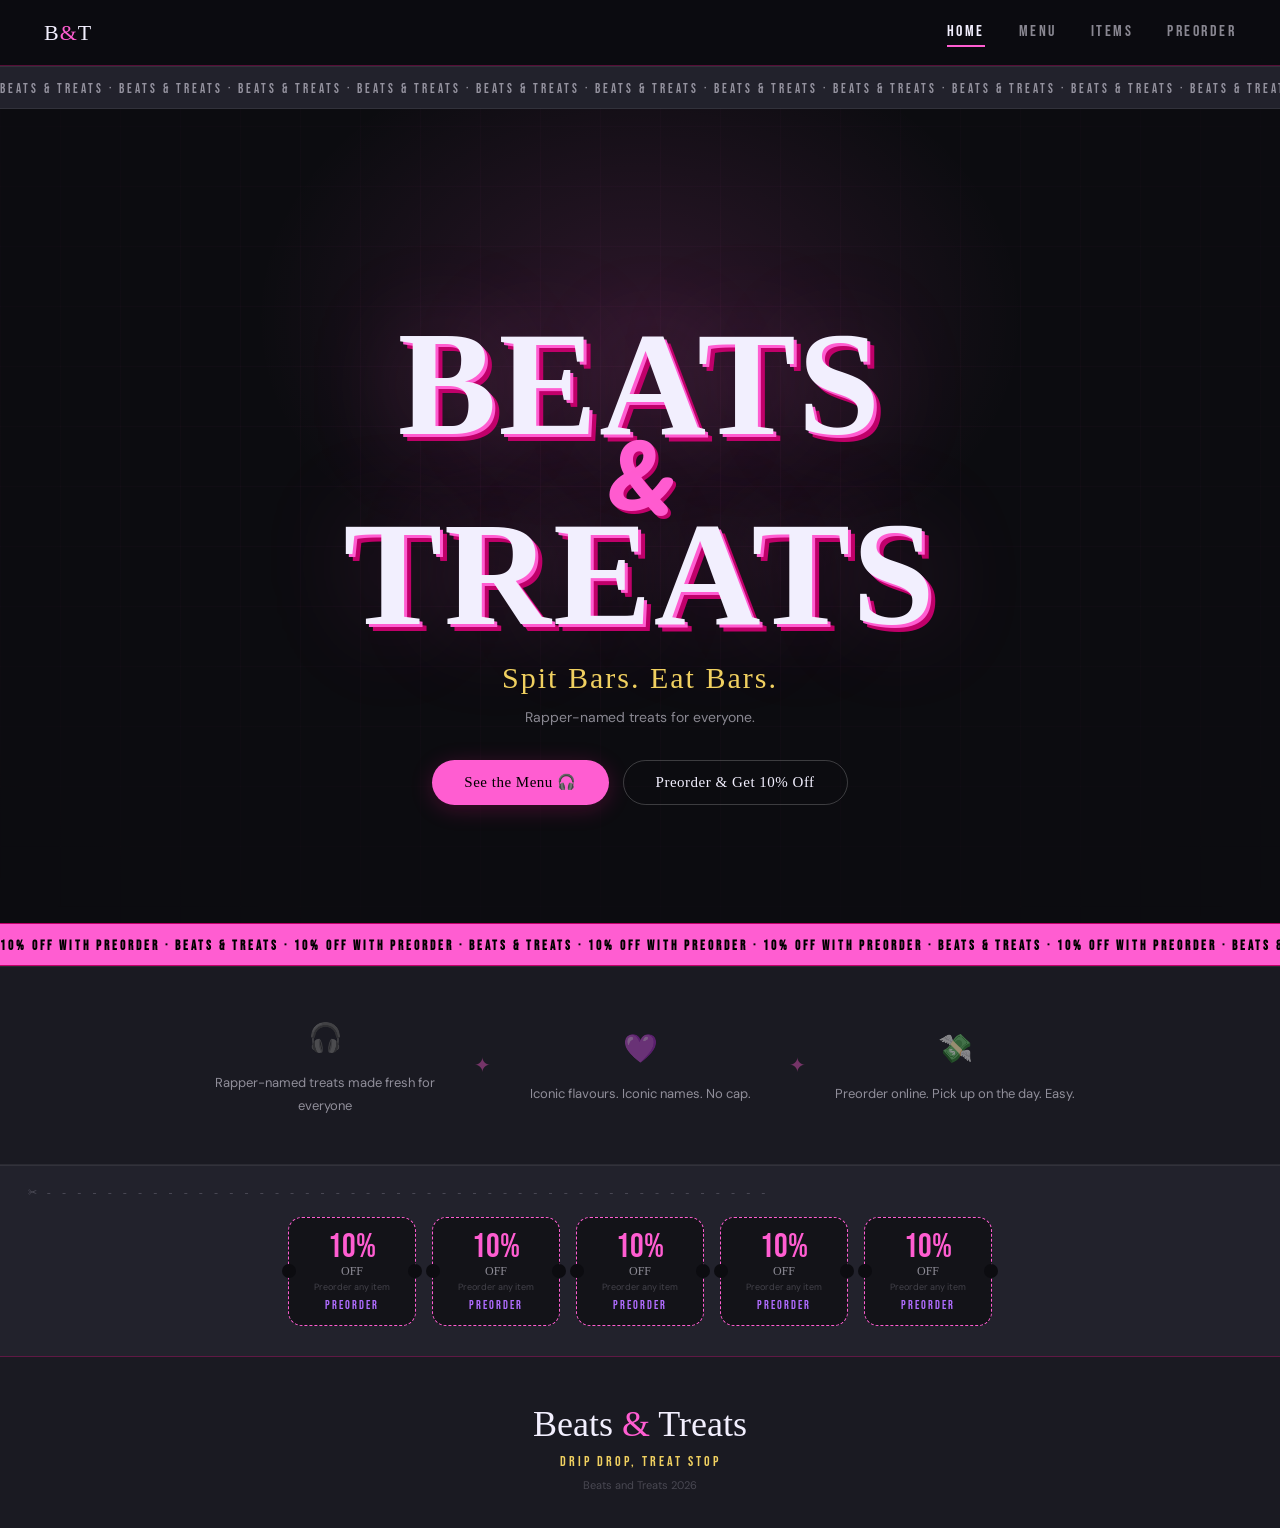
<file: index.html>
<!DOCTYPE html>
<html lang="en">
<head>
<meta charset="UTF-8">
<meta name="viewport" content="width=device-width, initial-scale=1.0">
<title>Beats & Treats</title>
<link rel="preconnect" href="https://fonts.googleapis.com">
<link href="https://fonts.googleapis.com/css2?family=Permanent+Marker&family=Bebas+Neue&family=Pacifico&family=DM+Sans:wght@400;500;600&display=swap" rel="stylesheet">
<link rel="stylesheet" href="style.css">
</head>
<body>

<nav class="nav">
  <a href="index.html" class="nav-logo">
    <!-- TEXT LOGO — edit the text here to change it -->
    <!-- To use an image logo instead, replace this div with:
         <img src="images/logo.png" class="nav-logo-img" alt="Beats & Treats"> -->
    <div class="nav-logo-text">B<span>&amp;</span>T</div>
  </a>
  <div class="nav-links">
    <a href="index.html" class="nav-link active">Home</a>
    <a href="products.html" class="nav-link">Menu</a>
    <a href="items.html" class="nav-link">Items</a>
    <a href="preorder.html" class="nav-link">Preorder</a>
  </div>
</nav>

<section class="hero">
  <div class="tape tape--top" style="position:absolute;top:0;left:0;right:0;">
    <div class="tape-inner">BEATS &amp; TREATS · BEATS &amp; TREATS · BEATS &amp; TREATS · BEATS &amp; TREATS · BEATS &amp; TREATS · BEATS &amp; TREATS ·&nbsp;</div>
  </div>

  <div class="hero-center">
    <h1 class="hero-title">BEATS<span class="hero-amp">&amp;</span>TREATS</h1>
    <p class="slogan">Spit Bars. Eat Bars.</p>
    <p class="hero-sub">Rapper-named treats for everyone.</p>
    <div class="hero-btns">
      <a href="products.html" class="btn btn--pink">See the Menu 🎧</a>
      <a href="preorder.html" class="btn btn--ghost">Preorder &amp; Get 10% Off</a>
    </div>
  </div>

  <div class="tape tape--pink" style="position:absolute;bottom:0;left:0;right:0;">
    <div class="tape-inner">10% OFF WITH PREORDER · BEATS &amp; TREATS · 10% OFF WITH PREORDER · BEATS &amp; TREATS · 10% OFF WITH PREORDER ·&nbsp;</div>
  </div>
</section>

<section class="about-strip">
  <div class="about-inner">
    <div class="about-card">
      <span class="about-icon">🎧</span>
      <p>Rapper-named treats made fresh for everyone</p>
    </div>
    <div class="about-divider">✦</div>
    <div class="about-card">
      <span class="about-icon">💜</span>
      <p>Iconic flavours. Iconic names. No cap.</p>
    </div>
    <div class="about-divider">✦</div>
    <div class="about-card">
      <span class="about-icon">💸</span>
      <p>Preorder online. Pick up on the day. Easy.</p>
    </div>
  </div>
</section>

<div class="coupon-row">
  <div class="coupon-scissors">✂ - - - - - - - - - - - - - - - - - - - - - - - - - - - - - - - - - - - - - - - - - - - - - - - -</div>
  <div class="coupons">
    <div class="coupon"><span class="c-big">10%</span><span class="c-off">OFF</span><span class="c-label">Preorder any item</span><span class="c-code">PREORDER</span></div>
    <div class="coupon"><span class="c-big">10%</span><span class="c-off">OFF</span><span class="c-label">Preorder any item</span><span class="c-code">PREORDER</span></div>
    <div class="coupon"><span class="c-big">10%</span><span class="c-off">OFF</span><span class="c-label">Preorder any item</span><span class="c-code">PREORDER</span></div>
    <div class="coupon"><span class="c-big">10%</span><span class="c-off">OFF</span><span class="c-label">Preorder any item</span><span class="c-code">PREORDER</span></div>
    <div class="coupon"><span class="c-big">10%</span><span class="c-off">OFF</span><span class="c-label">Preorder any item</span><span class="c-code">PREORDER</span></div>
  </div>
</div>

<footer class="footer">
  <p class="footer-logo">Beats <span>&amp;</span> Treats</p>
  <p class="footer-tag">Drip Drop, Treat Stop</p>
  <p class="footer-small">Beats and Treats 2026</p>
</footer>

<script src="script.js"></script>
</body>
</html>
</file>
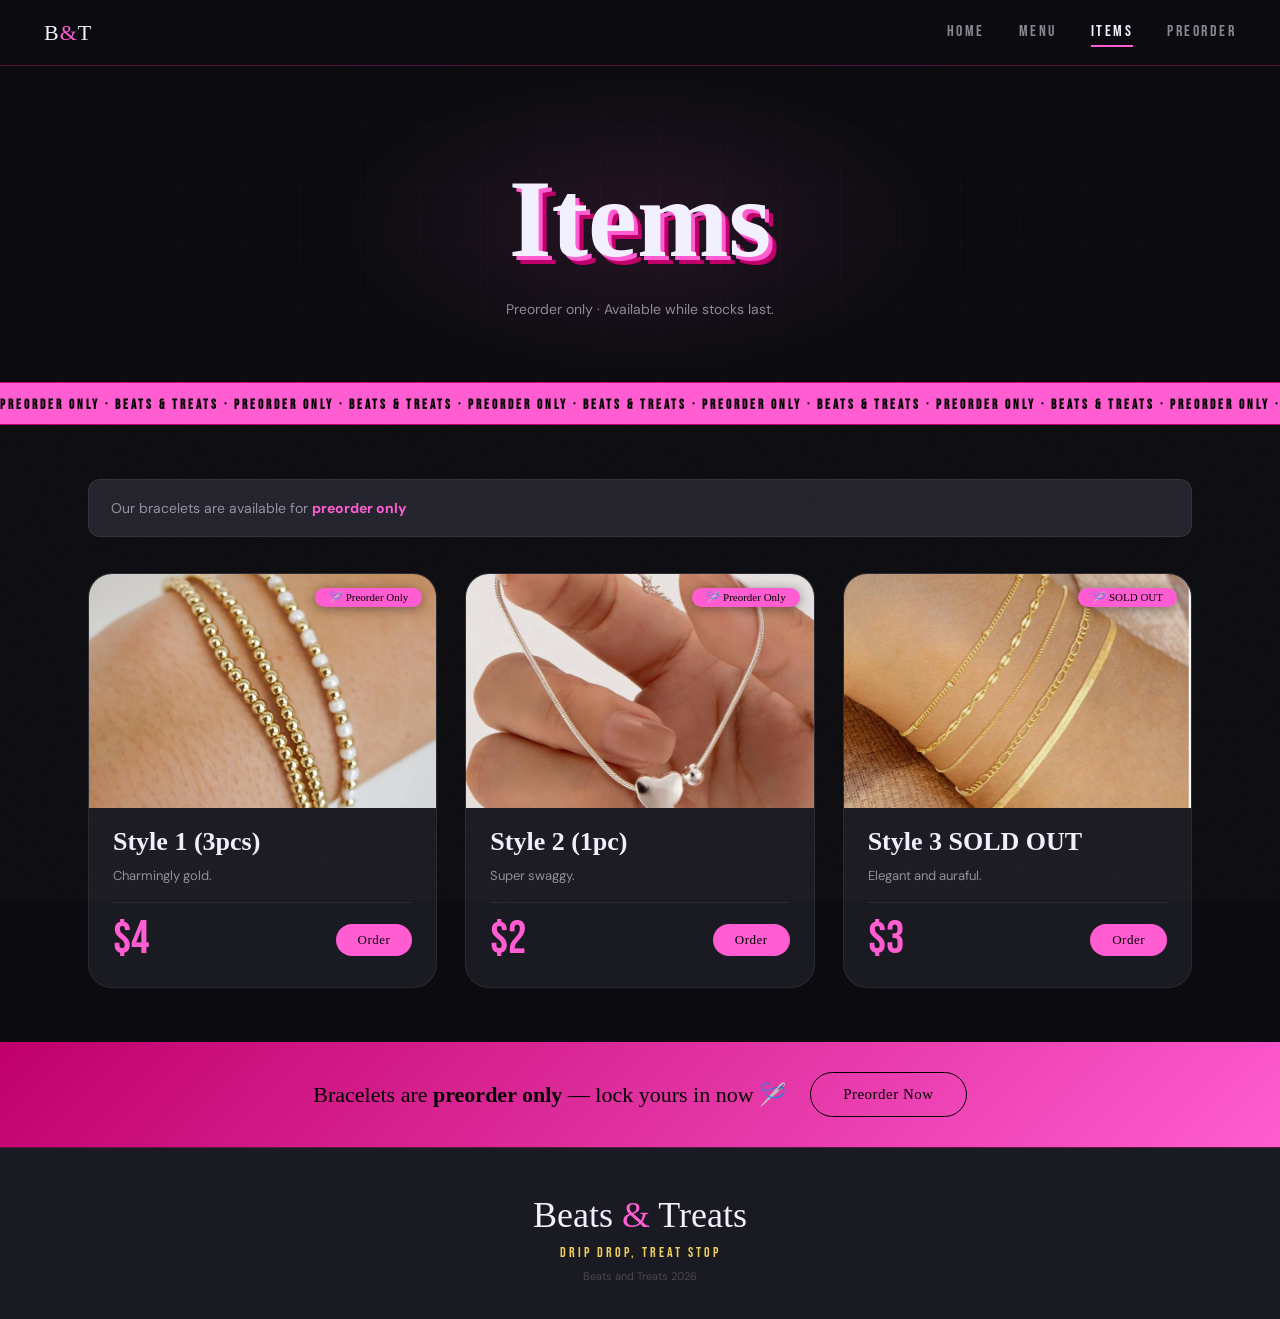
<file: items.html>
<!DOCTYPE html>
<html lang="en">
<head>
<meta charset="UTF-8">
<meta name="viewport" content="width=device-width, initial-scale=1.0">
<title>Items – Beats & Treats</title>
<link rel="preconnect" href="https://fonts.googleapis.com">
<link href="https://fonts.googleapis.com/css2?family=Permanent+Marker&family=Bebas+Neue&family=Pacifico&family=DM+Sans:wght@400;500;600&display=swap" rel="stylesheet">
<link rel="stylesheet" href="style.css">
</head>
<body>

<nav class="nav">
  <a href="index.html" class="nav-logo">
    <div class="nav-logo-text">B<span>&amp;</span>T</div>
  </a>
  <div class="nav-links">
    <a href="index.html" class="nav-link">Home</a>
    <a href="products.html" class="nav-link">Menu</a>
    <a href="items.html" class="nav-link active">Items</a>
    <a href="preorder.html" class="nav-link">Preorder</a>
  </div>
</nav>

<div class="page-hero">
  <h1 class="page-title">Items</h1>
  <p class="page-sub">Preorder only · Available while stocks last.</p>
</div>

<div class="tape tape--pink"><div class="tape-inner">PREORDER ONLY · BEATS &amp; TREATS · PREORDER ONLY · BEATS &amp; TREATS · PREORDER ONLY · BEATS &amp; TREATS ·&nbsp;</div></div>

<section class="products-section">

  <p class="items-intro">Our bracelets are available for <strong>preorder only</strong></p>

  <div class="products-grid">

    <!-- ══ BRACELET 1 ══
         To add your photo: save it as images/bracelet-1.jpg -->
    <div class="product-card">
      <div class="product-img-wrap">
        <!-- SWAP IMAGE: change src to your bracelet photo, e.g. src="images/bracelet-1.jpg" -->
        <img class="product-img" src="images/TripleBeadGoldWhiteGoldBracelet2_d6e60b38-fb2a-46ed-bb06-2e4e6fb1660e_1024x1024.webp" alt="Bracelet Style 1"
             onerror="this.style.background='#1a1a22'; this.style.display='block'; this.removeAttribute('src')">
        <span class="product-badge">🪡 Preorder Only</span>
      </div>
      <div class="product-body">
        <!-- EDIT NAME HERE -->
        <h3 class="product-name">Style 1 (3pcs)</h3>
        <!-- EDIT DESCRIPTION HERE -->
        <p class="product-desc"> Charmingly gold. </p>
        <div class="product-footer">
          <span class="product-price">$4</span>
          <a href="preorder.html" class="btn btn--sm">Order</a>
        </div>
      </div>
    </div>

    <!-- ══ BRACELET 2 ══ -->
    <div class="product-card">
      <div class="product-img-wrap">
        <!-- SWAP IMAGE: src="images/bracelet-2.jpg" -->
        <img class="product-img" src="images/image.png" alt="Bracelet Style 2"
             onerror="this.style.background='#1a1a22'; this.style.display='block'; this.removeAttribute('src')">
        <span class="product-badge">🪡 Preorder Only</span>
      </div>
      <div class="product-body">
        <h3 class="product-name">Style 2 (1pc)</h3>
        <p class="product-desc"> Super swaggy. </p>
        <div class="product-footer">
          <span class="product-price">$2</span>
          <a href="preorder.html" class="btn btn--sm">Order</a>
        </div>
      </div>
    </div>

    <!-- ══ BRACELET 3 ══ -->
    <div class="product-card">
      <div class="product-img-wrap">
        <!-- SWAP IMAGE: src="images/bracelet-3.jpg" -->
        <img class="product-img" src="images/goldbracelet.png" alt="Bracelet Style 3"
             onerror="this.style.background='#1a1a22'; this.style.display='block'; this.removeAttribute('src')">
        <span class="product-badge">🪡 SOLD OUT</span>
      </div>
      <div class="product-body">
        <h3 class="product-name">Style 3 SOLD OUT </h3>
        <p class="product-desc"> Elegant and auraful. </p>
        <div class="product-footer">
          <span class="product-price">$3</span>
          <a href="preorder.html" class="btn btn--sm">Order</a>
        </div>
      </div>
    </div>

  </div>
</section>

<div class="preorder-cta-banner">
  <p>Bracelets are <strong>preorder only</strong> — lock yours in now 🪡</p>
  <a href="preorder.html" class="btn btn--ghost" style="border-color:#000;color:#000;">Preorder Now</a>
</div>

<footer class="footer">
  <p class="footer-logo">Beats <span>&amp;</span> Treats</p>
  <p class="footer-tag">Drip Drop, Treat Stop</p>
  <p class="footer-small">Beats and Treats 2026</p>
</footer>

<script src="script.js"></script>
</body>
</html>
</file>
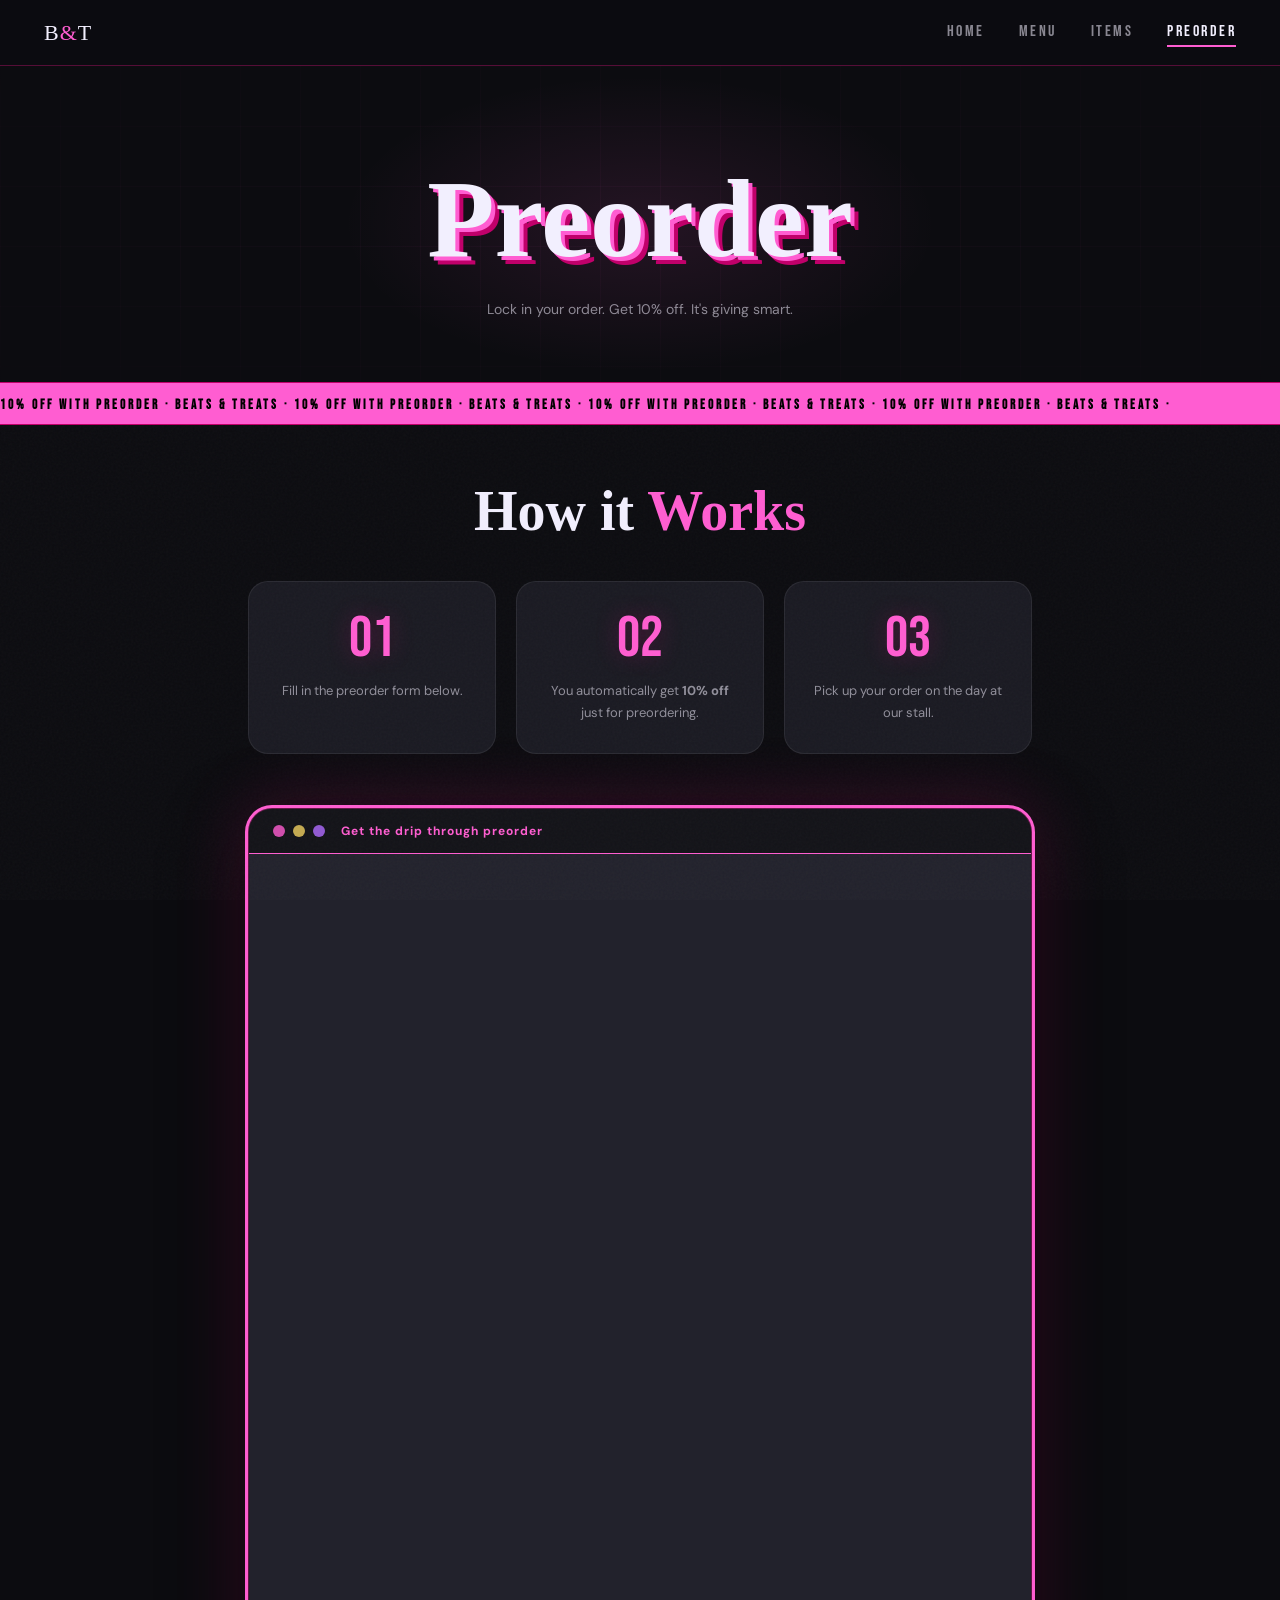
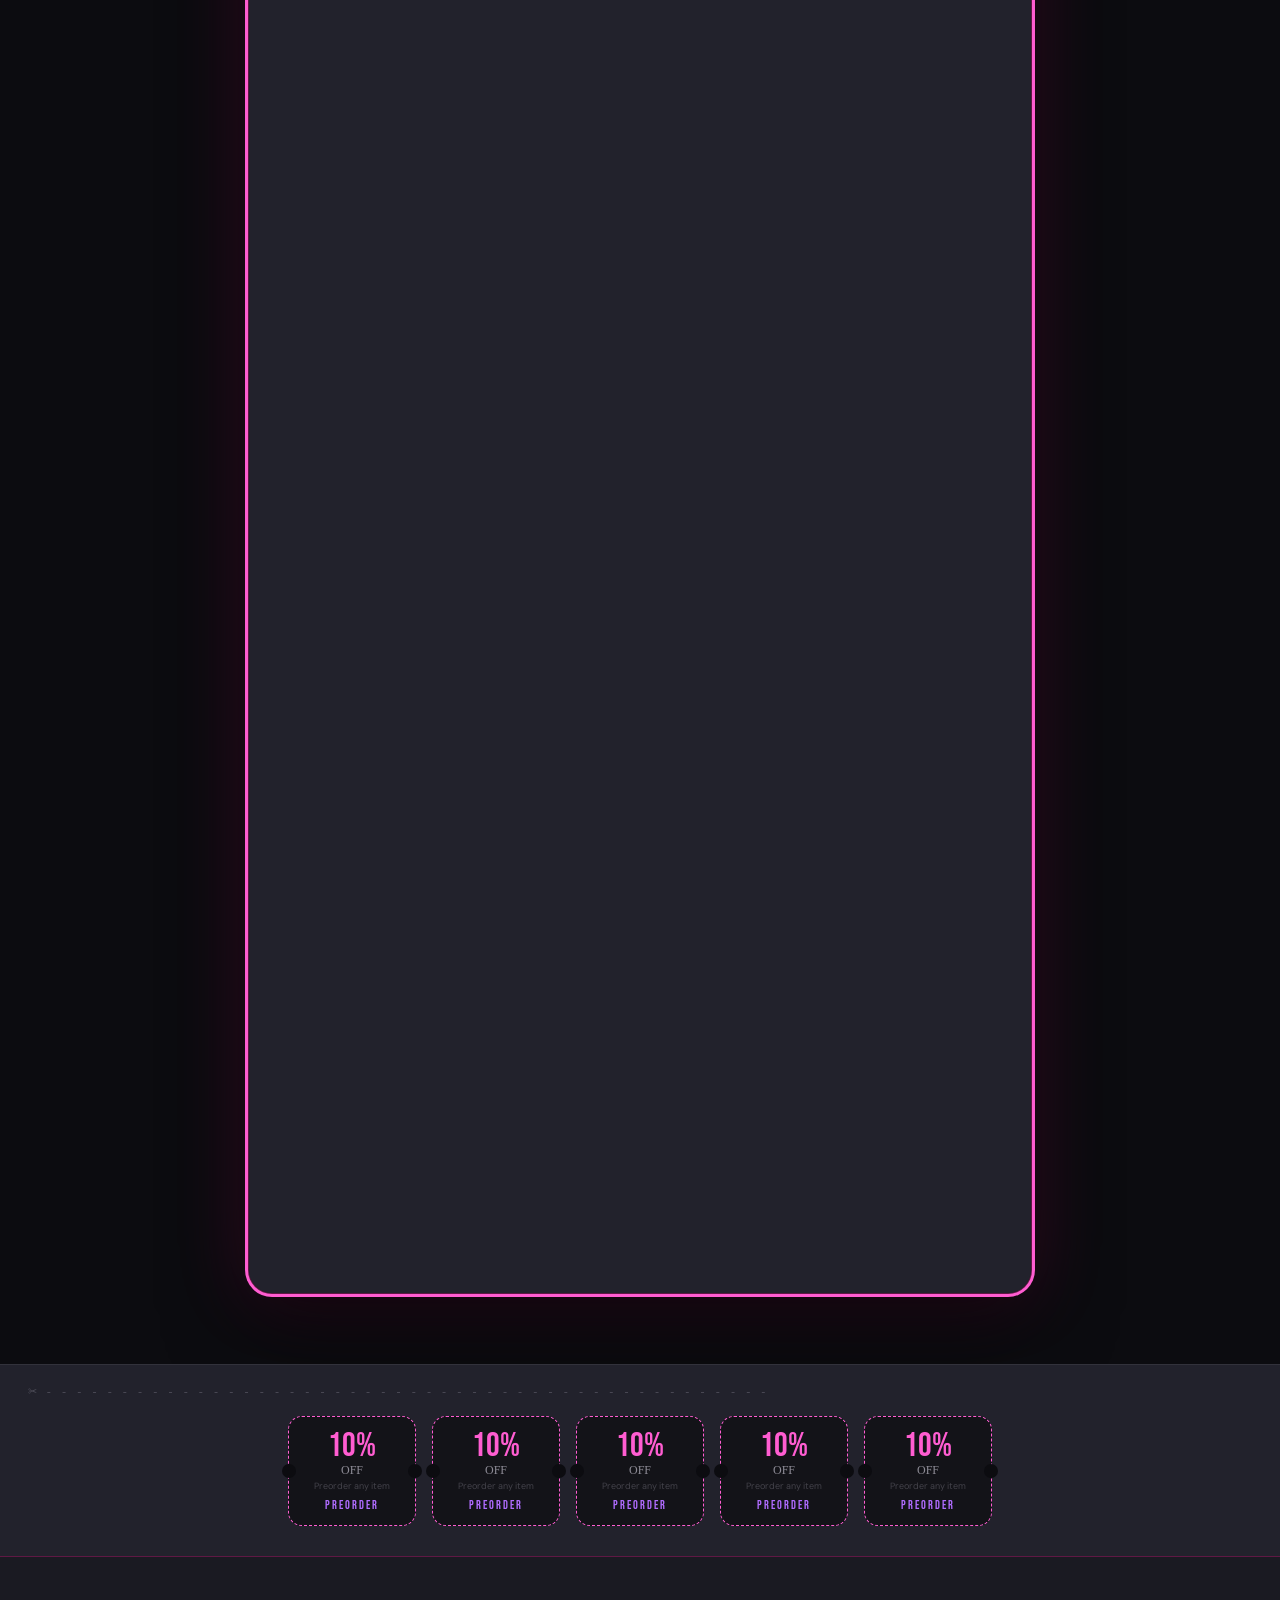
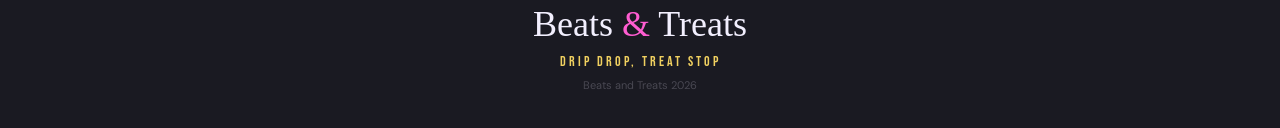
<file: preorder.html>
<!DOCTYPE html>
<html lang="en">
<head>
<meta charset="UTF-8">
<meta name="viewport" content="width=device-width, initial-scale=1.0">
<title>Preorder – Beats & Treats</title>
<link rel="preconnect" href="https://fonts.googleapis.com">
<link href="https://fonts.googleapis.com/css2?family=Permanent+Marker&family=Bebas+Neue&family=Pacifico&family=DM+Sans:wght@400;500;600&display=swap" rel="stylesheet">
<link rel="stylesheet" href="style.css">
</head>
<body>

<nav class="nav">
  <a href="index.html" class="nav-logo">
    <div class="nav-logo-text">B<span>&amp;</span>T</div>
  </a>
  <div class="nav-links">
    <a href="index.html" class="nav-link">Home</a>
    <a href="products.html" class="nav-link">Menu</a>
    <a href="items.html" class="nav-link">Items</a>
    <a href="preorder.html" class="nav-link active">Preorder</a>
  </div>
</nav>

<div class="page-hero">
  <h1 class="page-title">Preorder</h1>
  <p class="page-sub">Lock in your order. Get 10% off. It's giving smart.</p>
</div>

<div class="tape tape--pink"><div class="tape-inner">10% OFF WITH PREORDER · BEATS &amp; TREATS · 10% OFF WITH PREORDER · BEATS &amp; TREATS ·&nbsp;</div></div>

<section class="preorder-section">

  <div class="preorder-how">
    <h2 class="section-title">How it <em>Works</em></h2>
    <div class="steps">
      <div class="step">
        <span class="step-num">01</span>
        <p class="step-text">Fill in the preorder form below.</p>
      </div>
      <div class="step">
        <span class="step-num">02</span>
        <p class="step-text">You automatically get <strong>10% off</strong> just for preordering.</p>
      </div>
      <div class="step">
        <span class="step-num">03</span>
        <p class="step-text">Pick up your order on the day at our stall.</p>
      </div>
    </div>
  </div>

  <div class="form-ipod">
    <div class="form-ipod-header">
      <span class="form-ipod-dot"></span>
      <span class="form-ipod-dot"></span>
      <span class="form-ipod-dot"></span>
      <span class="form-ipod-label">Get the drip through preorder</span>
    </div>

    <div class="form-ipod-body">

      <!-- ============================================================
           HOW TO ADD YOUR GOOGLE FORM:
           1. Open your Google Form
           2. Click ⋮ (three dots) → "Embed HTML"
           3. Copy the <iframe> code Google gives you
           4. DELETE the <div class="form-placeholder">...</div> block below
           5. PASTE your <iframe> code in its place
           6. Set width="100%" on the iframe tag

           It will look like:
           <iframe src="https://docs.google.com/forms/d/e/YOUR_ID/viewform?embedded=true"
                   width="100%" height="800" frameborder="0">Loading…</iframe>
           ============================================================ -->

      <iframe src="https://docs.google.com/forms/d/e/1FAIpQLSdsrIoNmvNOD79oN77t5oBf7w6MUGWWk-cMZNOWAtSMgEcakQ/viewform?embedded=true" width="640" height="2039" frameborder="0" marginheight="0" marginwidth="0">Loading…</iframe>

</section>

<div class="coupon-row">
  <div class="coupon-scissors">✂ - - - - - - - - - - - - - - - - - - - - - - - - - - - - - - - - - - - - - - - - - - - - - - - -</div>
  <div class="coupons">
    <div class="coupon"><span class="c-big">10%</span><span class="c-off">OFF</span><span class="c-label">Preorder any item</span><span class="c-code">PREORDER</span></div>
    <div class="coupon"><span class="c-big">10%</span><span class="c-off">OFF</span><span class="c-label">Preorder any item</span><span class="c-code">PREORDER</span></div>
    <div class="coupon"><span class="c-big">10%</span><span class="c-off">OFF</span><span class="c-label">Preorder any item</span><span class="c-code">PREORDER</span></div>
    <div class="coupon"><span class="c-big">10%</span><span class="c-off">OFF</span><span class="c-label">Preorder any item</span><span class="c-code">PREORDER</span></div>
    <div class="coupon"><span class="c-big">10%</span><span class="c-off">OFF</span><span class="c-label">Preorder any item</span><span class="c-code">PREORDER</span></div>
  </div>
</div>

<footer class="footer">
  <p class="footer-logo">Beats <span>&amp;</span> Treats</p>
  <p class="footer-tag">Drip Drop, Treat Stop</p>
  <p class="footer-small">Beats and Treats 2026</p>
</footer>

<script src="script.js"></script>
</body>
</html>
</file>
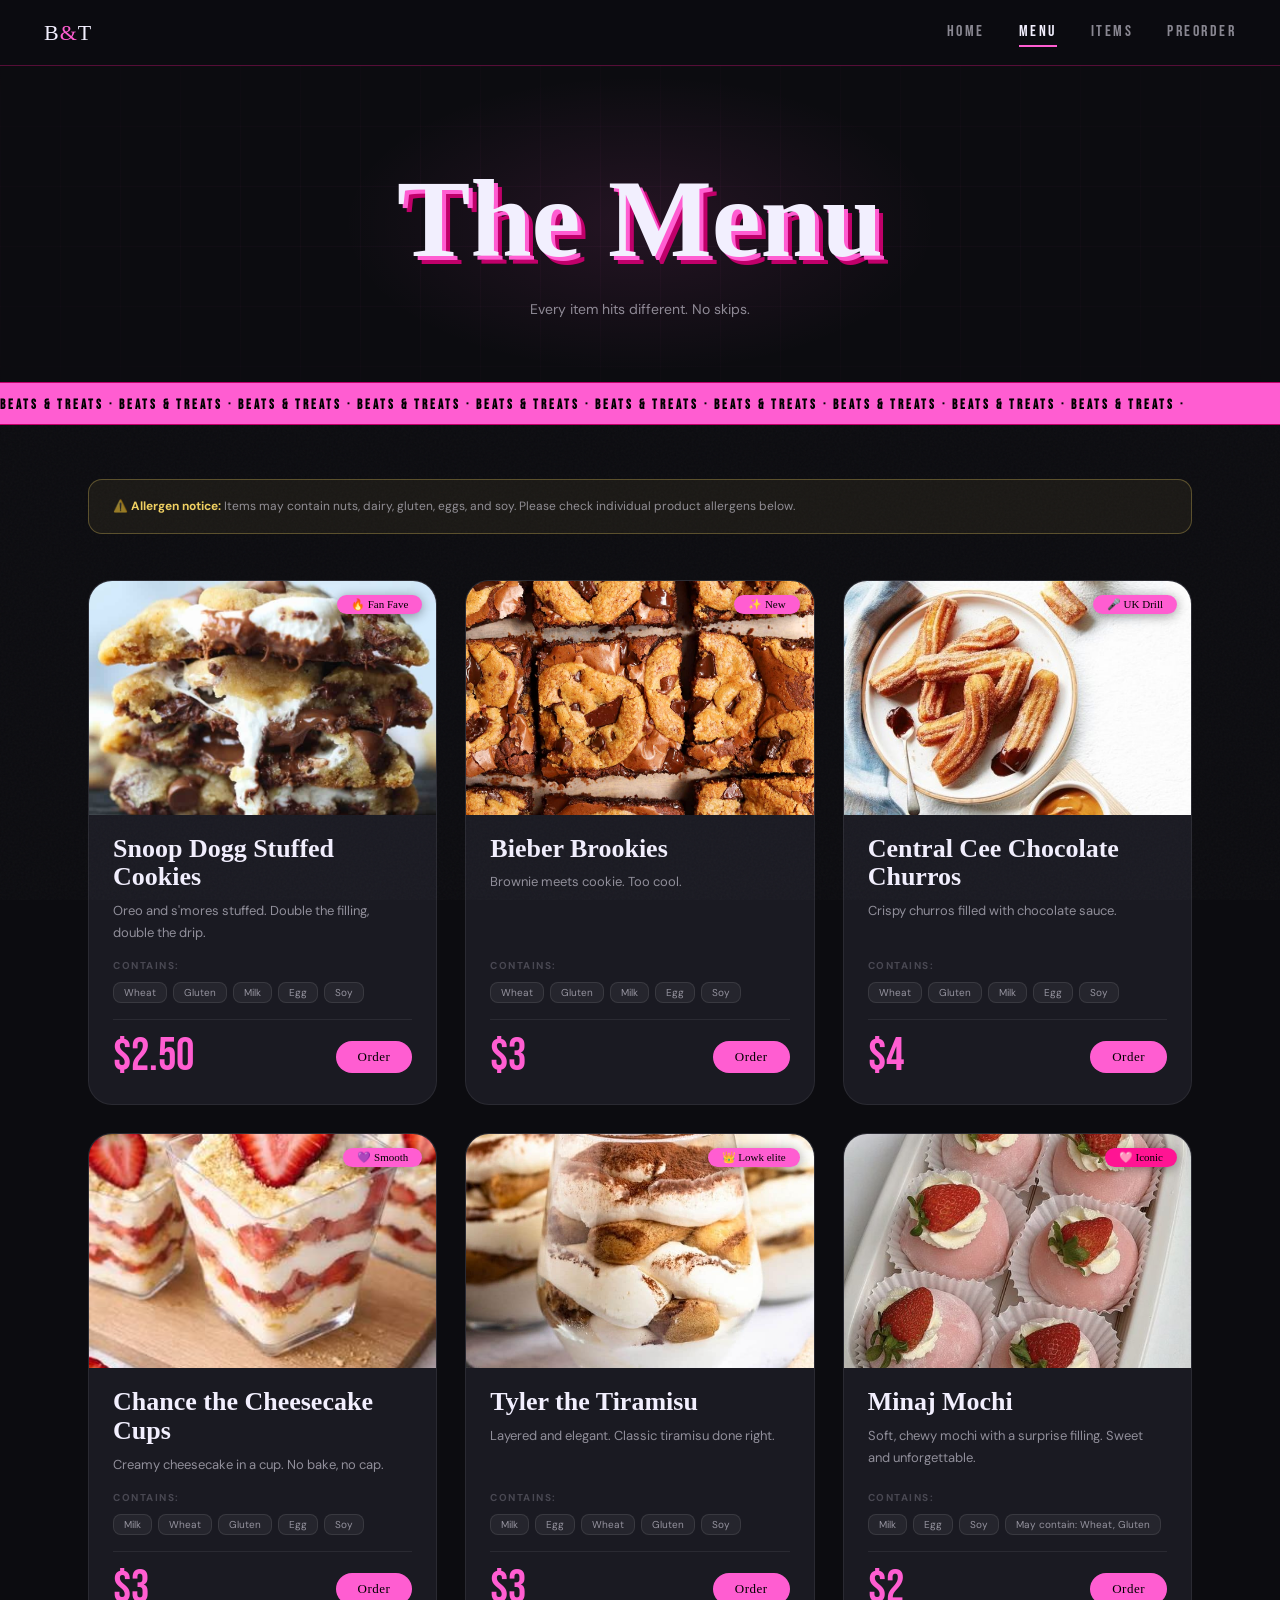
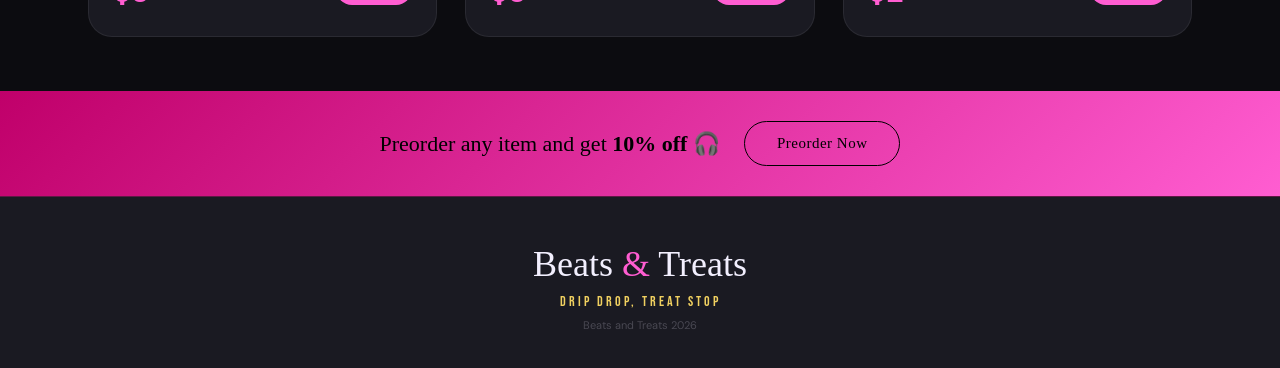
<file: products.html>
<!DOCTYPE html>
<html lang="en">
<head>
<meta charset="UTF-8">
<meta name="viewport" content="width=device-width, initial-scale=1.0">
<title>Menu – Beats & Treats</title>
<link rel="preconnect" href="https://fonts.googleapis.com">
<link href="https://fonts.googleapis.com/css2?family=Permanent+Marker&family=Bebas+Neue&family=Pacifico&family=DM+Sans:wght@400;500;600&display=swap" rel="stylesheet">
<link rel="stylesheet" href="style.css">
</head>
<body>

<nav class="nav">
  <a href="index.html" class="nav-logo">
    <div class="nav-logo-text">B<span>&amp;</span>T</div>
  </a>
  <div class="nav-links">
    <a href="index.html" class="nav-link">Home</a>
    <a href="products.html" class="nav-link active">Menu</a>
    <a href="items.html" class="nav-link">Items</a>
    <a href="preorder.html" class="nav-link">Preorder</a>
  </div>
</nav>

<div class="page-hero">
  <h1 class="page-title">The Menu</h1>
  <p class="page-sub">Every item hits different. No skips.</p>
</div>

<div class="tape tape--pink"><div class="tape-inner">BEATS &amp; TREATS · BEATS &amp; TREATS · BEATS &amp; TREATS · BEATS &amp; TREATS · BEATS &amp; TREATS ·&nbsp;</div></div>

<section class="products-section">

  <p class="allergen-note">⚠️ <strong>Allergen notice:</strong> Items may contain nuts, dairy, gluten, eggs, and soy. Please check individual product allergens below.</p>

  <div class="products-grid">

<!-- ══ PRODUCT 1 ══
     To add your own photo: save it in the images/ folder
     and change the src below to: src="images/your-photo.jpg" -->
<div class="product-card">
  <div class="product-img-wrap">
    <img class="product-img" src="images/smoresstuffedcookies-6.jpg" alt="Snoop Dogg Stuffed Cookies">
    <span class="product-badge">🔥 Fan Fave</span>
  </div>
  <div class="product-body">
    <h3 class="product-name">Snoop Dogg Stuffed Cookies</h3>
    <p class="product-desc">Oreo and s'mores stuffed. Double the filling, double the drip.</p>
    <div class="product-allergens">
      <span class="allergen-title">Contains:</span>
      <span class="allergen-tag">Wheat</span>
      <span class="allergen-tag">Gluten</span>
      <span class="allergen-tag">Milk</span>
      <span class="allergen-tag">Egg</span>
      <span class="allergen-tag">Soy</span>
    </div>
    <div class="product-footer">
      <span class="product-price">$2.50</span>
      <a href="preorder.html" class="btn btn--sm">Order</a>
    </div>
  </div>
</div>

<!-- ══ PRODUCT 2 ══ -->
<div class="product-card">
  <div class="product-img-wrap">
    <img class="product-img" src="images/brookies.jpg" alt="Bieber Brookies">
    <span class="product-badge">✨ New</span>
  </div>
  <div class="product-body">
    <h3 class="product-name">Bieber Brookies</h3>
    <p class="product-desc">Brownie meets cookie. Too cool.</p>
    <div class="product-allergens">
      <span class="allergen-title">Contains:</span>
      <span class="allergen-tag">Wheat</span>
      <span class="allergen-tag">Gluten</span>
      <span class="allergen-tag">Milk</span>
      <span class="allergen-tag">Egg</span>
      <span class="allergen-tag">Soy</span>
    </div>
    <div class="product-footer">
      <span class="product-price">$3</span>
      <a href="preorder.html" class="btn btn--sm">Order</a>
    </div>
  </div>
</div>

<!-- ══ PRODUCT 3 ══ -->
<div class="product-card">
  <div class="product-img-wrap">
    <img class="product-img" src="images/churros.jpg" alt="Central Cee Chocolate Churros">
    <span class="product-badge">🎤 UK Drill</span>
  </div>
  <div class="product-body">
    <h3 class="product-name">Central Cee Chocolate Churros</h3>
    <p class="product-desc">Crispy churros filled with chocolate sauce.</p>
    <div class="product-allergens">
      <span class="allergen-title">Contains:</span>
      <span class="allergen-tag">Wheat</span>
      <span class="allergen-tag">Gluten</span>
      <span class="allergen-tag">Milk</span>
      <span class="allergen-tag">Egg</span>
      <span class="allergen-tag">Soy</span>
    </div>
    <div class="product-footer">
      <span class="product-price">$4</span>
      <a href="preorder.html" class="btn btn--sm">Order</a>
    </div>
  </div>
</div>

<!-- ══ PRODUCT 4 ══ -->
<div class="product-card">
  <div class="product-img-wrap">
    <img class="product-img" src="images/cheesecake.jpeg" alt="Chance the Cheesecake Cups">
    <span class="product-badge">💜 Smooth</span>
  </div>
  <div class="product-body">
    <h3 class="product-name">Chance the Cheesecake Cups</h3>
    <p class="product-desc">Creamy cheesecake in a cup. No bake, no cap.</p>
    <div class="product-allergens">
      <span class="allergen-title">Contains:</span>
      <span class="allergen-tag">Milk</span>
      <span class="allergen-tag">Wheat</span>
      <span class="allergen-tag">Gluten</span>
      <span class="allergen-tag">Egg</span>
      <span class="allergen-tag">Soy</span>
    </div>
    <div class="product-footer">
      <span class="product-price">$3</span>
      <a href="preorder.html" class="btn btn--sm">Order</a>
    </div>
  </div>
</div>

<!-- ══ PRODUCT 5 ══ -->
<div class="product-card">
  <div class="product-img-wrap">
    <img class="product-img" src="images/tiramisu-cups-1.jpg" alt="Tyler the Tiramisu">
    <span class="product-badge">👑 Lowk elite</span>
  </div>
  <div class="product-body">
    <h3 class="product-name">Tyler the Tiramisu</h3>
    <p class="product-desc">Layered and elegant. Classic tiramisu done right.</p>
    <div class="product-allergens">
      <span class="allergen-title">Contains:</span>
      <span class="allergen-tag">Milk</span>
      <span class="allergen-tag">Egg</span>
      <span class="allergen-tag">Wheat</span>
      <span class="allergen-tag">Gluten</span>
      <span class="allergen-tag">Soy</span>
    </div>
    <div class="product-footer">
      <span class="product-price">$3</span>
      <a href="preorder.html" class="btn btn--sm">Order</a>
    </div>
  </div>
</div>

<!-- ══ PRODUCT 6 ══ -->
<div class="product-card">
  <div class="product-img-wrap">
    <img class="product-img" src="images/Fv_j56bXwAAbrjp.jpg" alt="Minaj Mochi">
    <span class="product-badge" style="background:#ff1493;">🩷 Iconic</span>
  </div>
  <div class="product-body">
    <h3 class="product-name">Minaj Mochi</h3>
    <p class="product-desc">Soft, chewy mochi with a surprise filling. Sweet and unforgettable.</p>
    <div class="product-allergens">
      <span class="allergen-title">Contains:</span>
      <span class="allergen-tag">Milk</span>
      <span class="allergen-tag">Egg</span>
      <span class="allergen-tag">Soy</span>
      <span class="allergen-tag">May contain: Wheat, Gluten</span>
    </div>
    <div class="product-footer">
      <span class="product-price">$2</span>
      <a href="preorder.html" class="btn btn--sm">Order</a>
    </div>
  </div>
</div>

  </div>
</section>

<div class="preorder-cta-banner">
  <p>Preorder any item and get <strong>10% off</strong> 🎧</p>
  <a href="preorder.html" class="btn btn--ghost" style="border-color:#000;color:#000;">Preorder Now</a>
</div>

<footer class="footer">
  <p class="footer-logo">Beats <span>&amp;</span> Treats</p>
  <p class="footer-tag">Drip Drop, Treat Stop</p>
  <p class="footer-small">Beats and Treats 2026</p>
</footer>

<script src="script.js"></script>
</body>
</html>
</file>
<file: style.css>
/* ============================================================
   BEATS & TREATS — style.css  (v2 — sophisticated dark edition)
   ============================================================
   ╔══════════════════════════════════════════════════════════╗
   ║  EASY CUSTOMISATION — edit the tokens below              ║
   ║  --pink        main brand colour                         ║
   ║  --gold        accent colour                             ║
   ║  --bg / --bg2  page background shades                    ║
   ║  --surface     card background                           ║
   ╚══════════════════════════════════════════════════════════╝ */

@import url('https://fonts.googleapis.com/css2?family=Permanent+Marker&family=Bebas+Neue&family=Pacifico&family=DM+Sans:wght@400;500;600&display=swap');

:root {
  /* ── Brand pink — change this one value to retheme everything ── */
  --pink:        #ff5dd1;
  --pink-dim:    #c0006a;
  --pink-glow:   rgba(255, 20, 147, 0.22);
  --pink-subtle: rgba(255, 20, 147, 0.08);

  /* ── Backgrounds ── */
  --bg:          #0c0c10;
  --bg2:         #131318;
  --surface:     #1a1a22;
  --surface2:    #22222c;
  --border:      rgba(255,255,255,0.07);
  --border-pink: rgba(255,20,147,0.3);

  /* ── Type colours ── */
  --ink:         #f2effe;
  --ink-muted:   rgba(242,239,254,0.55);
  --ink-faint:   rgba(242,239,254,0.22);

  /* ── Accents ── */
  --gold:        #f0d060;
  --purple:      #b06cff;
  --teal:        #2fe4d4;

  /* ── Fonts ── */
  --f-display: 'Permanent Marker', cursive;
  --f-heading: 'Bebas Neue', sans-serif;
  --f-body:    'DM Sans', sans-serif;
}

*, *::before, *::after { box-sizing: border-box; margin: 0; padding: 0; }
html { scroll-behavior: smooth; }

body {
  background: var(--bg);
  color: var(--ink);
  font-family: var(--f-body);
  overflow-x: hidden;
  -webkit-font-smoothing: antialiased;
}

/* subtle grain */
body::before {
  content: '';
  position: fixed; inset: 0; z-index: 0; pointer-events: none;
  background-image: url("data:image/svg+xml,%3Csvg viewBox='0 0 512 512' xmlns='http://www.w3.org/2000/svg'%3E%3Cfilter id='n'%3E%3CfeTurbulence type='fractalNoise' baseFrequency='0.8' numOctaves='4' stitchTiles='stitch'/%3E%3C/filter%3E%3Crect width='100%25' height='100%25' filter='url(%23n)' opacity='0.03'/%3E%3C/svg%3E");
}

/* ============================================================
   NAVIGATION
   ============================================================ */
.nav {
  position: sticky; top: 0; z-index: 200;
  display: flex; align-items: center; justify-content: space-between;
  padding: 0 44px;
  height: 66px;
  background: rgba(12,12,16,0.88);
  backdrop-filter: blur(20px);
  -webkit-backdrop-filter: blur(20px);
  border-bottom: 1px solid var(--border-pink);
}

/* ── LOGO ──────────────────────────────────────────────────
   To use an image logo:
     1. Save your logo file as  images/logo.png  (or .svg / .jpg)
     2. In each HTML file, find <div class="nav-logo-text"> and
        replace it with: <img src="images/logo.png" class="nav-logo-img" alt="Beats & Treats">
   To change the text logo, edit the text inside nav-logo-text in each HTML file.
   ─────────────────────────────────────────────────────────── */
.nav-logo { display: flex; align-items: center; gap: 10px; text-decoration: none; }
.nav-logo-img { height: 40px; width: auto; }
.nav-logo-text {
  font-family: var(--f-display);
  font-size: 22px; color: var(--ink); letter-spacing: 1px; line-height: 1;
}
.nav-logo-text span { color: var(--pink); }

.nav-links { display: flex; gap: 34px; align-items: center; }
.nav-link {
  font-family: var(--f-heading);
  font-size: 16px; letter-spacing: 2.5px;
  color: var(--ink-muted); text-decoration: none;
  transition: color 0.2s; position: relative; padding-bottom: 3px;
}
.nav-link::after {
  content: ''; position: absolute; bottom: -3px; left: 0;
  width: 0; height: 2px; background: var(--pink); transition: width 0.25s ease;
}
.nav-link:hover, .nav-link.active { color: var(--ink); }
.nav-link:hover::after, .nav-link.active::after { width: 100%; }

/* ============================================================
   TICKER TAPES
   ============================================================ */
.tape {
  overflow: hidden; white-space: nowrap;
  padding: 10px 0; position: relative; z-index: 1;
  background: var(--surface2);
  border-top: 1px solid var(--border);
  border-bottom: 1px solid var(--border);
}
.tape--pink { background: var(--pink); border-color: var(--pink-dim); }

.tape-inner {
  display: inline-block;
  animation: ticker 24s linear infinite;
  font-family: var(--f-heading);
  font-size: 13px; letter-spacing: 3px;
  color: var(--ink-muted);
}
.tape--pink .tape-inner { color: #000; font-weight: 700; }

@keyframes ticker { from { transform: translateX(0); } to { transform: translateX(-50%); } }

/* ============================================================
   BUTTONS
   ============================================================ */
.btn {
  display: inline-block;
  font-family: var(--f-display);
  font-size: 15px; padding: 13px 32px;
  border-radius: 100px; text-decoration: none;
  cursor: pointer; border: none;
  transition: transform 0.15s, box-shadow 0.15s, background 0.2s;
  letter-spacing: 0.5px; white-space: nowrap;
}
.btn:hover { transform: translateY(-2px); }

.btn--pink {
  background: var(--pink); color: #000;
  box-shadow: 0 4px 22px var(--pink-glow);
}
.btn--pink:hover { background: #ff7ddb; box-shadow: 0 8px 32px var(--pink-glow); }

.btn--ghost {
  background: transparent; color: var(--ink);
  border: 1.5px solid rgba(255,255,255,0.2);
}
.btn--ghost:hover { border-color: var(--pink); color: var(--pink); }

.btn--sm {
  background: var(--pink); color: #000;
  font-size: 13px; padding: 8px 22px;
}
.btn--sm:hover { background: #ff7ddb; }

/* ============================================================
   HERO
   ============================================================ */
.hero {
  min-height: 100vh;
  background: var(--bg);
  display: flex; flex-direction: column;
  align-items: center; justify-content: center;
  position: relative; overflow: hidden;
  padding: 80px 24px 0;
}

/* big ambient glow */
.hero::after {
  content: '';
  position: absolute; top: 28%; left: 50%;
  transform: translate(-50%, -50%);
  width: 800px; height: 600px;
  background: radial-gradient(ellipse, rgba(255,93,209,0.13) 0%, transparent 68%);
  pointer-events: none;
}

/* subtle grid lines for depth */
.hero::before {
  content: '';
  position: absolute; inset: 0;
  background-image:
    linear-gradient(rgba(255,93,209,0.04) 1px, transparent 1px),
    linear-gradient(90deg, rgba(255,93,209,0.04) 1px, transparent 1px);
  background-size: 60px 60px;
  pointer-events: none; z-index: 0;
  mask-image: radial-gradient(ellipse 80% 70% at 50% 40%, black 0%, transparent 100%);
  -webkit-mask-image: radial-gradient(ellipse 80% 70% at 50% 40%, black 0%, transparent 100%);
}

.hero-center {
  text-align: center; position: relative; z-index: 2;
  padding: 40px 0 28px; max-width: 860px;
}

/* ── EDIT HEADLINE: open index.html, find <h1 class="hero-title"> ── */
.hero-title {
  font-family: var(--f-display);
  font-size: clamp(68px, 13vw, 148px);
  color: var(--ink); line-height: 0.88; letter-spacing: 2px;
  text-shadow:
    3px 3px 0 var(--pink),
    7px 7px 0 var(--pink-dim),
    0 0 100px rgba(255,93,209,0.25);
}

.hero-amp {
  display: block;
  font-family: 'Pacifico', cursive;
  font-size: 0.52em; color: var(--pink);
  text-shadow: 3px 3px 0 var(--pink-dim);
  margin: -4px 0;
}

/* ── EDIT SLOGAN: open index.html, find <p class="slogan"> ── */
.slogan {
  font-family: var(--f-display);
  color: var(--gold);
  font-size: clamp(18px, 3.2vw, 30px);
  margin-top: 22px; letter-spacing: 2px;
}

/* ── EDIT SUBHEADING: open index.html, find <p class="hero-sub"> ── */
.hero-sub {
  font-size: 14px; color: var(--ink-muted);
  margin-top: 10px; line-height: 1.75;
}

.hero-btns {
  display: flex; gap: 14px; justify-content: center;
  flex-wrap: wrap; margin-top: 30px;
}

/* ── iPOD ── */
.ipod-wrap { position: relative; z-index: 2; margin: 30px 0 22px; }

.ipod {
  background: var(--surface);
  border-radius: 22px; padding: 20px 22px 16px; width: 288px;
  border: 1px solid var(--border-pink);
  box-shadow: 0 0 0 2px var(--pink), 0 24px 70px rgba(0,0,0,0.6), 0 0 50px var(--pink-glow);
}
.ipod-screen {
  background: var(--bg2); border-radius: 12px; padding: 16px 18px;
  margin-bottom: 16px; border: 1px solid var(--border);
}
.ipod-now {
  font-size: 9px; font-weight: 700; color: var(--pink);
  text-transform: uppercase; letter-spacing: 2px; margin-bottom: 8px;
}
.ipod-track {
  font-family: var(--f-display); font-size: 16px; color: var(--ink);
  line-height: 1.2; margin-bottom: 4px;
}
.ipod-artist { font-size: 11px; color: var(--ink-muted); margin-bottom: 12px; }
.ipod-bar-wrap {
  background: var(--surface2); height: 4px; border-radius: 2px;
  overflow: hidden; margin-bottom: 6px;
}
.ipod-bar {
  height: 100%; background: var(--pink); border-radius: 2px;
  width: 30%; transition: width 0.4s linear;
  box-shadow: 0 0 10px var(--pink);
}
.ipod-time {
  display: flex; justify-content: space-between;
  font-size: 9px; color: var(--ink-faint);
}
.ipod-controls {
  display: flex; justify-content: center; gap: 14px; align-items: center;
}
.ipod-btn {
  background: var(--surface2); border: 1px solid var(--border);
  color: var(--ink); font-size: 16px; width: 42px; height: 42px;
  border-radius: 50%; cursor: pointer;
  transition: background 0.15s, box-shadow 0.15s;
  display: flex; align-items: center; justify-content: center;
}
.ipod-btn:hover { background: var(--pink); color: #000; box-shadow: 0 0 14px var(--pink-glow); }
.ipod-play {
  background: var(--pink); color: #000; width: 50px; height: 50px; font-size: 18px;
  box-shadow: 0 0 18px var(--pink-glow);
}
.ipod-play:hover { background: #ff7ddb; }

/* ============================================================
   ABOUT STRIP
   ============================================================ */
.about-strip {
  background: var(--surface);
  padding: 46px 32px;
  border-top: 1px solid var(--border);
  border-bottom: 1px solid var(--border);
}
.about-inner {
  max-width: 880px; margin: 0 auto;
  display: flex; align-items: center; gap: 24px;
  flex-wrap: wrap; justify-content: center;
}
.about-card {
  flex: 1; min-width: 200px; text-align: center;
  font-size: 13px; color: var(--ink-muted); line-height: 1.75;
}
.about-icon { font-size: 28px; display: block; margin-bottom: 10px; }
.about-divider { color: var(--pink); font-size: 20px; opacity: 0.4; }

/* ============================================================
   SECTION TITLES
   ============================================================ */
.section-title {
  font-family: var(--f-display);
  font-size: clamp(30px, 6vw, 56px);
  color: var(--ink); text-align: center; margin-bottom: 38px;
}
.section-title em { font-style: normal; color: var(--pink); }

/* ============================================================
   FEATURED DROPS
   ============================================================ */
.featured { padding: 74px 32px; position: relative; }

.feat-grid {
  max-width: 1060px; margin: 0 auto;
  display: grid; grid-template-columns: 1fr 1.35fr 1fr;
  gap: 22px; align-items: start;
}

.feat-card {
  text-decoration: none; color: inherit;
  border-radius: 22px; overflow: hidden;
  background: var(--surface); border: 1px solid var(--border);
  transition: transform 0.22s, border-color 0.22s, box-shadow 0.22s;
  display: block;
}
.feat-card:hover {
  transform: translateY(-7px);
  border-color: var(--pink);
  box-shadow: 0 14px 44px rgba(255,93,209,0.2);
}
.feat-card--tall .feat-img { height: 296px; }

.feat-img {
  width: 100%; height: 212px;
  background-size: cover !important;
  background-position: center !important;
}
.feat-info { padding: 18px 20px 22px; }
.feat-tag {
  display: inline-block; background: var(--pink); color: #000;
  font-family: var(--f-display); font-size: 11px;
  padding: 2px 12px; border-radius: 20px; margin-bottom: 9px;
}
.feat-name {
  font-family: var(--f-display); font-size: 20px;
  color: var(--ink); margin-bottom: 5px;
}
.feat-price { font-family: var(--f-heading); font-size: 32px; color: var(--pink); }
.feat-cta { text-align: center; margin-top: 38px; }

/* ============================================================
   COUPON ROW
   ============================================================ */
.coupon-row {
  background: var(--surface2); padding: 20px 0 30px;
  overflow: hidden;
  border-top: 1px solid var(--border);
}
.coupon-scissors {
  font-size: 11px; color: var(--ink-faint);
  padding: 0 28px; margin-bottom: 18px;
  letter-spacing: 1px; font-family: monospace;
}
.coupons {
  display: flex; justify-content: center;
  overflow-x: auto; padding: 0 24px; gap: 0;
}
.coupon {
  background: var(--bg2); border: 1.5px dashed var(--pink);
  border-radius: 14px; padding: 12px 20px;
  min-width: 128px; text-align: center; flex-shrink: 0;
  position: relative; margin: 0 8px;
}
.coupon::before, .coupon::after {
  content: ''; position: absolute;
  width: 14px; height: 14px; background: var(--bg);
  border-radius: 50%; top: 50%; transform: translateY(-50%);
}
.coupon::before { left: -7px; }
.coupon::after  { right: -7px; }

.c-big   { font-family: var(--f-heading); font-size: 34px; color: var(--pink); line-height: 1; display: block; }
.c-off   { font-family: var(--f-display); font-size: 12px; color: var(--ink-muted); display: block; }
.c-label { font-size: 9px; color: var(--ink-faint); display: block; line-height: 1.4; margin-top: 2px; }
.c-code  { font-family: var(--f-heading); font-size: 12px; color: var(--purple); letter-spacing: 2px; margin-top: 5px; display: block; }

/* ============================================================
   PAGE HERO (interior pages)
   ============================================================ */
.page-hero {
  background: var(--bg); padding: 90px 32px 60px;
  text-align: center; position: relative; overflow: hidden;
}
.page-hero::after {
  content: ''; position: absolute; top: 50%; left: 50%;
  transform: translate(-50%, -50%);
  width: 600px; height: 300px;
  background: radial-gradient(ellipse, rgba(255,93,209,0.1) 0%, transparent 70%);
  pointer-events: none;
}
.page-hero::before {
  content: ''; position: absolute; inset: 0;
  background-image:
    linear-gradient(rgba(255,93,209,0.04) 1px, transparent 1px),
    linear-gradient(90deg, rgba(255,93,209,0.04) 1px, transparent 1px);
  background-size: 60px 60px; pointer-events: none;
  mask-image: radial-gradient(ellipse 80% 80% at 50% 50%, black 0%, transparent 100%);
  -webkit-mask-image: radial-gradient(ellipse 80% 80% at 50% 50%, black 0%, transparent 100%);
}
.page-title {
  font-family: var(--f-display);
  font-size: clamp(52px, 11vw, 110px); color: var(--ink);
  text-shadow: 4px 4px 0 var(--pink), 8px 8px 0 var(--pink-dim);
  position: relative; z-index: 1;
}
.page-sub {
  font-size: 14px; color: var(--ink-muted);
  margin-top: 14px; position: relative; z-index: 1; line-height: 1.75;
}

/* ============================================================
   PRODUCTS PAGE
   ============================================================ */
.products-section {
  max-width: 1160px; margin: 0 auto; padding: 54px 28px;
}

.allergen-note {
  background: rgba(240,208,96,0.06);
  border: 1.5px solid rgba(240,208,96,0.3);
  border-radius: 14px; padding: 16px 24px;
  font-size: 12px; color: var(--ink-muted); line-height: 1.75;
  margin-bottom: 46px;
}
.allergen-note strong { color: var(--gold); }

.products-grid {
  display: grid;
  grid-template-columns: repeat(auto-fill, minmax(320px, 1fr));
  gap: 28px;
}

.product-card {
  background: var(--surface); border-radius: 24px; overflow: hidden;
  border: 1px solid var(--border);
  transition: transform 0.22s, border-color 0.22s, box-shadow 0.22s;
  display: flex; flex-direction: column;
}
.product-card:hover {
  transform: translateY(-7px);
  border-color: var(--pink);
  box-shadow: 0 16px 48px rgba(255,93,209,0.18);
}
.product-card--featured {
  border-color: var(--pink);
  box-shadow: 0 0 0 3px rgba(255,93,209,0.28);
}

.product-img-wrap { position: relative; overflow: hidden; }
.product-img {
  width: 100%; height: 234px; object-fit: cover; display: block;
  background: var(--bg2);
  transition: transform 0.4s ease;
}
.product-card:hover .product-img { transform: scale(1.04); }

.product-badge {
  position: absolute; top: 14px; right: 14px;
  background: var(--pink); color: #000;
  font-family: var(--f-display); font-size: 11px;
  padding: 3px 14px; border-radius: 20px;
  box-shadow: 0 2px 12px rgba(0,0,0,0.4);
}

.product-body {
  padding: 20px 24px 24px;
  flex: 1; display: flex; flex-direction: column;
}
.product-rapper {
  display: inline-block; background: var(--pink); color: #000;
  font-family: var(--f-display); font-size: 12px;
  padding: 2px 14px; border-radius: 20px;
  margin-bottom: 10px; width: fit-content;
}
.product-name {
  font-family: var(--f-display); font-size: 26px; color: var(--ink);
  margin-bottom: 8px; line-height: 1.1;
}
.product-desc {
  font-size: 13px; color: var(--ink-muted);
  line-height: 1.68; margin-bottom: 16px; flex: 1;
}
.product-allergens {
  margin-bottom: 16px; display: flex; flex-wrap: wrap; gap: 6px; align-items: flex-start;
}
.allergen-title {
  font-size: 10px; font-weight: 700; color: var(--ink-faint);
  text-transform: uppercase; letter-spacing: 1.5px; width: 100%; margin-bottom: 4px;
}
.allergen-tag {
  background: rgba(255,255,255,0.05); border: 1px solid rgba(255,255,255,0.09);
  color: var(--ink-muted); font-size: 10px; padding: 3px 10px; border-radius: 8px;
}
.product-footer {
  display: flex; align-items: center; justify-content: space-between;
  margin-top: auto; padding-top: 14px; border-top: 1px solid var(--border);
}
.product-price {
  font-family: var(--f-heading); font-size: 46px;
  color: var(--pink); line-height: 1;
}

/* ============================================================
   PREORDER CTA BANNER
   ============================================================ */
.preorder-cta-banner {
  background: linear-gradient(135deg, var(--pink-dim) 0%, var(--pink) 100%);
  padding: 30px 32px;
  display: flex; align-items: center;
  justify-content: center; gap: 24px; flex-wrap: wrap;
}
.preorder-cta-banner p {
  font-family: var(--f-display); font-size: 22px; color: #000;
}

/* ============================================================
   PREORDER PAGE
   ============================================================ */
.preorder-section {
  max-width: 840px; margin: 0 auto; padding: 54px 28px 70px;
}
.preorder-how { margin-bottom: 54px; }
.steps { display: flex; gap: 20px; flex-wrap: wrap; justify-content: center; }
.step {
  background: var(--surface); border: 1px solid var(--border);
  border-radius: 20px; padding: 28px 24px;
  flex: 1; min-width: 210px; text-align: center;
}
.step-num {
  font-family: var(--f-heading); font-size: 58px;
  color: var(--pink); line-height: 1; display: block; margin-bottom: 12px;
  text-shadow: 0 0 24px var(--pink-glow);
}
.step-text { font-size: 13px; color: var(--ink-muted); line-height: 1.75; }

.form-ipod {
  background: var(--surface); border-radius: 24px; overflow: hidden;
  border: 1px solid var(--border-pink);
  box-shadow: 0 0 0 3px var(--pink), 0 28px 80px rgba(0,0,0,0.6), 0 0 70px var(--pink-glow);
}
.form-ipod-header {
  background: var(--bg2); padding: 14px 24px;
  display: flex; align-items: center; gap: 8px;
  border-bottom: 1px solid var(--pink);
}
.form-ipod-dot { width: 12px; height: 12px; border-radius: 50%; background: var(--pink); opacity: 0.8; }
.form-ipod-dot:nth-child(2) { background: var(--gold); }
.form-ipod-dot:nth-child(3) { background: var(--purple); }
.form-ipod-label {
  font-size: 12px; color: var(--pink); margin-left: 8px;
  letter-spacing: 1px; font-weight: 700;
}
.form-ipod-body { background: var(--surface2); }
.form-ipod-body iframe { display: block; width: 100%; border: none; min-height: 700px; }

.form-placeholder { padding: 52px 36px; text-align: center; }
.form-placeholder-icon { font-size: 52px; margin-bottom: 18px; }
.form-placeholder-title {
  font-family: var(--f-display); font-size: 26px; color: var(--ink); margin-bottom: 22px;
}
.form-placeholder-steps {
  font-size: 13px; color: var(--ink-muted); line-height: 2;
  background: var(--bg2); border: 1.5px dashed var(--pink);
  border-radius: 14px; padding: 22px 28px; margin-bottom: 20px; text-align: left;
}
.form-placeholder-example {
  font-size: 11px; color: var(--ink-faint); text-align: left; line-height: 2;
}
.form-placeholder-example code {
  background: var(--bg2); padding: 3px 8px; border-radius: 5px;
  font-size: 10px; word-break: break-all; display: block;
  margin-top: 6px; color: var(--pink);
}

/* ============================================================
   FOOTER
   ============================================================ */
.footer {
  background: var(--surface); text-align: center;
  padding: 46px 24px 36px;
  border-top: 1px solid var(--border-pink);
}

/* ── LOGO: change text in <p class="footer-logo"> in each HTML file,
         or replace with <img src="images/logo.png"> ── */
.footer-logo {
  font-family: var(--f-display); font-size: 36px;
  color: var(--ink); margin-bottom: 8px;
}
.footer-logo span { color: var(--pink); }

/* ── TAGLINE: edit text in <p class="footer-tag"> in each HTML file ── */
.footer-tag {
  font-family: var(--f-heading); font-size: 14px;
  letter-spacing: 3px; color: var(--gold); margin-bottom: 8px;
}

/* ── COPYRIGHT LINE: edit <p class="footer-small"> in each HTML file ── */
.footer-small { font-size: 11px; color: var(--ink-faint); }

/* ============================================================
   RESPONSIVE
   ============================================================ */
@media (max-width: 760px) {
  .nav { padding: 0 18px; }
  .nav-links { gap: 20px; }
  .hero { padding: 50px 18px 0; }
  .feat-grid { grid-template-columns: 1fr; }
  .feat-card--tall .feat-img { height: 210px; }
  .steps { flex-direction: column; }
  .coupons { gap: 10px; }
  .products-grid { grid-template-columns: 1fr; }
  .preorder-cta-banner { flex-direction: column; text-align: center; }
  .about-inner { flex-direction: column; }
}

/* ── Items page intro note ── */
.items-intro {
  font-size: 14px;
  color: var(--ink-muted);
  line-height: 1.75;
  margin-bottom: 36px;
  padding: 16px 22px;
  background: var(--surface2);
  border-radius: 12px;
  border: 1px solid var(--border);
}
.items-intro strong { color: var(--pink); }

/* ── Product image placeholder (when no image file exists yet) ── */
.product-img[src=""] ,
.product-img:not([src]) {
  min-height: 234px;
  background: var(--surface2);
  display: block;
}

/* Rapper/category pill badges removed per design update */
.product-rapper { display: none; }
</file>
